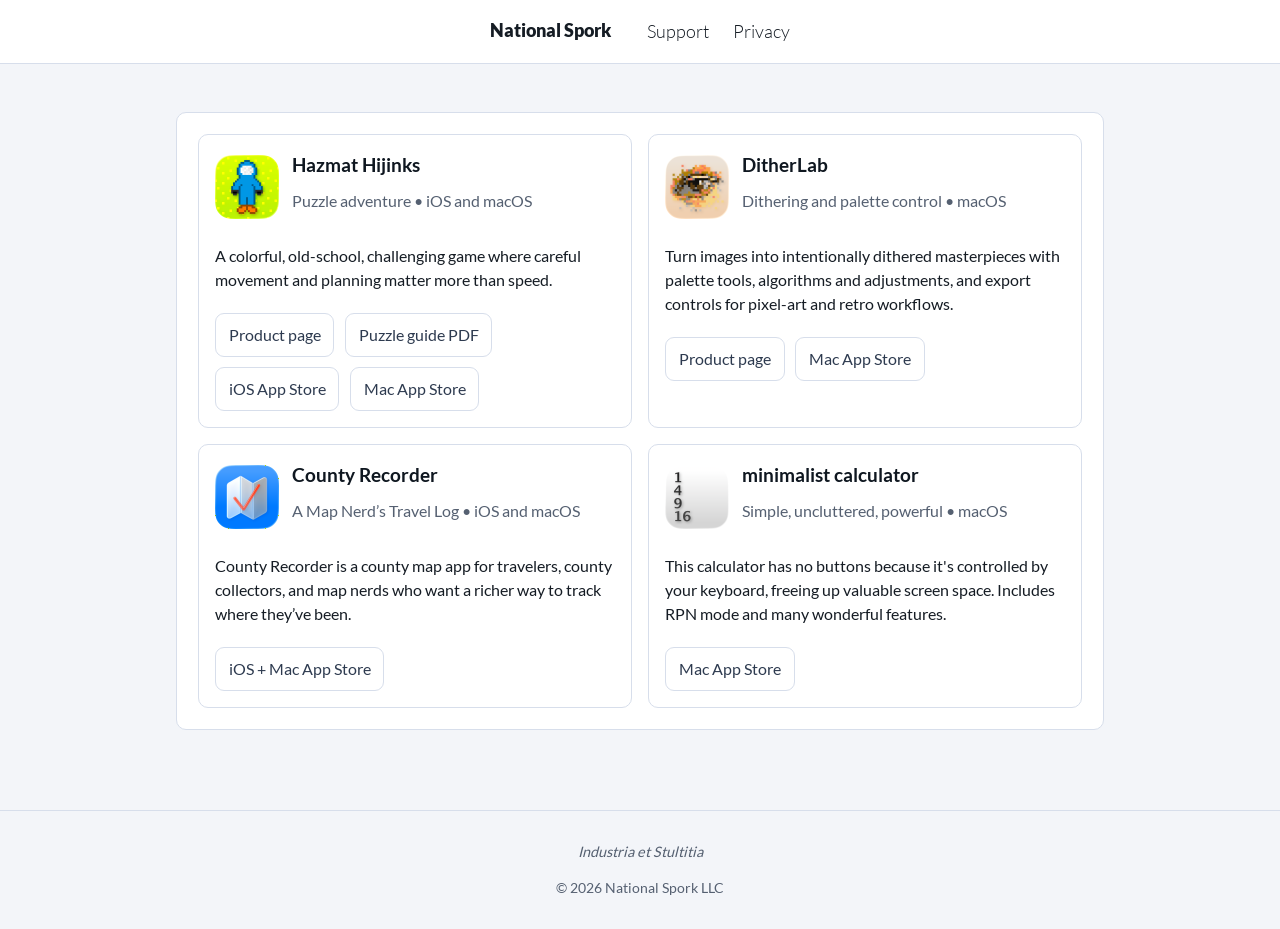
<file: index.html>
<!doctype html>
<html lang="en">
<head>
  <meta charset="utf-8" />
  <meta name="viewport" content="width=device-width, initial-scale=1" />
  <title>National Spork LLC</title>
  <link rel="stylesheet" href="style.css" />
</head>
<body>
  <header class="site-header">
    <nav class="site-nav" aria-label="Primary">
      <a class="brand" href="index.html">National Spork</a>
      <a href="support.html">Support</a>
      <a href="privacy-policy.html">Privacy</a>
    </nav>
  </header>

  <main>
    <section class="hero">
      <div class="app-grid">
        <article class="card">
          <div class="card-header">
            <img class="icon" src="assets/icons/hazmat-icon.png" alt="Hazmat Hijinks icon" />
            <div>
              <h3 class="app-title">Hazmat Hijinks</h3>
              <p class="product-meta">Puzzle adventure • iOS and macOS</p>
            </div>
          </div>
          <p>A colorful, old-school, challenging game where careful movement and planning matter more than speed.</p>
          <div class="button-row">
            <a class="button-link" href="hazmat-hijinks.html">Product page</a>
            <a class="button-link" href="hazmat.pdf">Puzzle guide PDF</a>
            <a class="button-link" href="https://apps.apple.com/us/app/hazmat-hijinks/id1344338536">iOS App Store</a>
            <a class="button-link" href="https://apps.apple.com/us/app/hazmat-hijinks/id1366508880">Mac App Store</a>
          </div>
        </article>

        <article class="card">
          <div class="card-header">
            <img class="icon" src="assets/icons/ditherlab-icon.png" alt="DitherLab icon" />
            <div>
              <h3 class="app-title">DitherLab</h3>
              <p class="product-meta">Dithering and palette control • macOS</p>
            </div>
          </div>
          <p>Turn images into intentionally dithered masterpieces with palette tools, algorithms and adjustments, and export controls for pixel-art and retro workflows.</p>
          <div class="button-row">
            <a class="button-link" href="ditherlab.html">Product page</a>
            <a class="button-link" href="https://apps.apple.com/us/app/ditherlab/id6759522718">Mac App Store</a>
          </div>
        </article>
		
        <article class="card">
          <div class="card-header">
            <img class="icon" src="assets/icons/county-recorder-icon.png" alt="County Recorder icon" />
            <div>
              <h3 class="app-title">County Recorder</h3>
              <p class="product-meta">A Map Nerd’s Travel Log • iOS and macOS</p>
            </div>
          </div>
          <p>County Recorder is a county map app for travelers, county collectors, and map nerds who want a richer way to track where they’ve been.</p>
          <div class="button-row">
            <a class="button-link" href="https://apps.apple.com/us/app/county-recorder/id6447477709">iOS + Mac App Store</a>
          </div>
        </article>
		
        <article class="card">
          <div class="card-header">
            <img class="icon" src="assets/icons/minimalist-calculator-icon.png" alt="County Recorder icon" />
            <div>
              <h3 class="app-title">minimalist calculator</h3>
              <p class="product-meta">Simple, uncluttered, powerful • macOS</p>
            </div>
          </div>
          <p>This calculator has no buttons because it's controlled by your keyboard, freeing up valuable screen space. Includes RPN mode and many wonderful features.</p>
          <div class="button-row">
            <a class="button-link" href="https://apps.apple.com/us/app/minimalist-calculator/id602491380">Mac App Store</a>
          </div>
        </article>
		
      </div>
    </section>


  </main>

  <footer class="footer">
    <p><em>Industria et Stultitia</em></p>
    <p>© 2026 National Spork LLC</p>
  </footer>
</body>
</html>
</file>
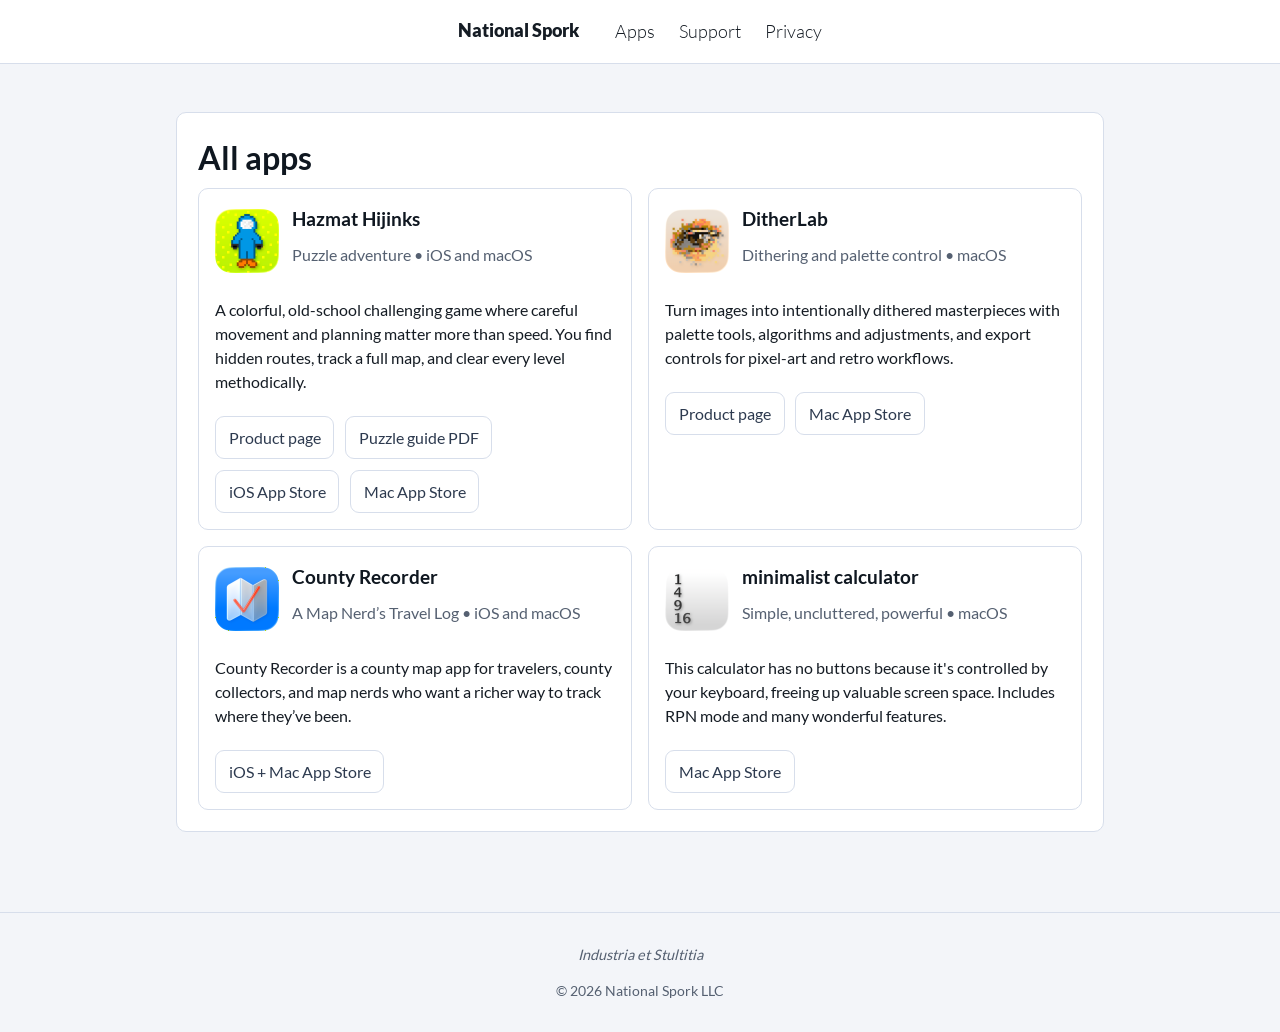
<file: apps.html>
<!doctype html>
<html lang="en">
<head>
  <meta charset="utf-8" />
  <meta name="viewport" content="width=device-width, initial-scale=1" />
  <title>National Spork LLC — Apps</title>
  <link rel="stylesheet" href="style.css" />
</head>
<body>
  <header class="site-header">
    <nav class="site-nav" aria-label="Primary">
      <a class="brand" href="index.html">National Spork</a>
      <a href="apps.html">Apps</a>
      <a href="support.html">Support</a>
      <a href="privacy-policy.html">Privacy</a>
    </nav>
  </header>

  <main>
    <section class="hero">
      <h1>All apps</h1>

      <div class="app-grid">
        <article class="card">
          <div class="card-header">
            <img class="icon" src="assets/icons/hazmat-icon.png" alt="Hazmat Hijinks icon" />
            <div>
              <h3 class="app-title">Hazmat Hijinks</h3>
              <p class="product-meta">Puzzle adventure • iOS and macOS</p>
            </div>
          </div>
          <p>A colorful, old-school challenging game where careful movement and planning matter more than speed. You find hidden routes, track a full map, and clear every level methodically.</p>
          <div class="button-row">
            <a class="button-link" href="hazmat-hijinks.html">Product page</a>
            <a class="button-link" href="hazmat.pdf">Puzzle guide PDF</a>
            <a class="button-link" href="https://apps.apple.com/us/app/hazmat-hijinks/id1344338536">iOS App Store</a>
            <a class="button-link" href="https://apps.apple.com/us/app/hazmat-hijinks/id1366508880">Mac App Store</a>
          </div>
        </article>

        <article class="card">
          <div class="card-header">
            <img class="icon" src="assets/icons/ditherlab-icon.png" alt="DitherLab icon" />
            <div>
              <h3 class="app-title">DitherLab</h3>
              <p class="product-meta">Dithering and palette control • macOS</p>
            </div>
          </div>
          <p>Turn images into intentionally dithered masterpieces with palette tools, algorithms and adjustments, and export controls for pixel-art and retro workflows.</p>
          <div class="button-row">
            <a class="button-link" href="ditherlab.html">Product page</a>
            <a class="button-link" href="https://apps.apple.com/us/app/ditherlab/id6759522718">Mac App Store</a>
          </div>
        </article>
		
        <article class="card">
          <div class="card-header">
            <img class="icon" src="assets/icons/county-recorder-icon.png" alt="County Recorder icon" />
            <div>
              <h3 class="app-title">County Recorder</h3>
              <p class="product-meta">A Map Nerd’s Travel Log • iOS and macOS</p>
            </div>
          </div>
          <p>County Recorder is a county map app for travelers, county collectors, and map nerds who want a richer way to track where they’ve been.</p>
          <div class="button-row">
            <a class="button-link" href="https://apps.apple.com/us/app/county-recorder/id6447477709">iOS + Mac App Store</a>
          </div>
        </article>
		
        <article class="card">
          <div class="card-header">
            <img class="icon" src="assets/icons/minimalist-calculator-icon.png" alt="County Recorder icon" />
            <div>
              <h3 class="app-title">minimalist calculator</h3>
              <p class="product-meta">Simple, uncluttered, powerful • macOS</p>
            </div>
          </div>
          <p>This calculator has no buttons because it's controlled by your keyboard, freeing up valuable screen space. Includes RPN mode and many wonderful features.</p>
          <div class="button-row">
            <a class="button-link" href="https://apps.apple.com/us/app/minimalist-calculator/id602491380">Mac App Store</a>
          </div>
        </article>
		
      </div>
    </section>


  </main>

  <footer class="footer">
    <p><em>Industria et Stultitia</em></p>
    <p>© 2026 National Spork LLC</p>
  </footer>
</body>
</html>
</file>
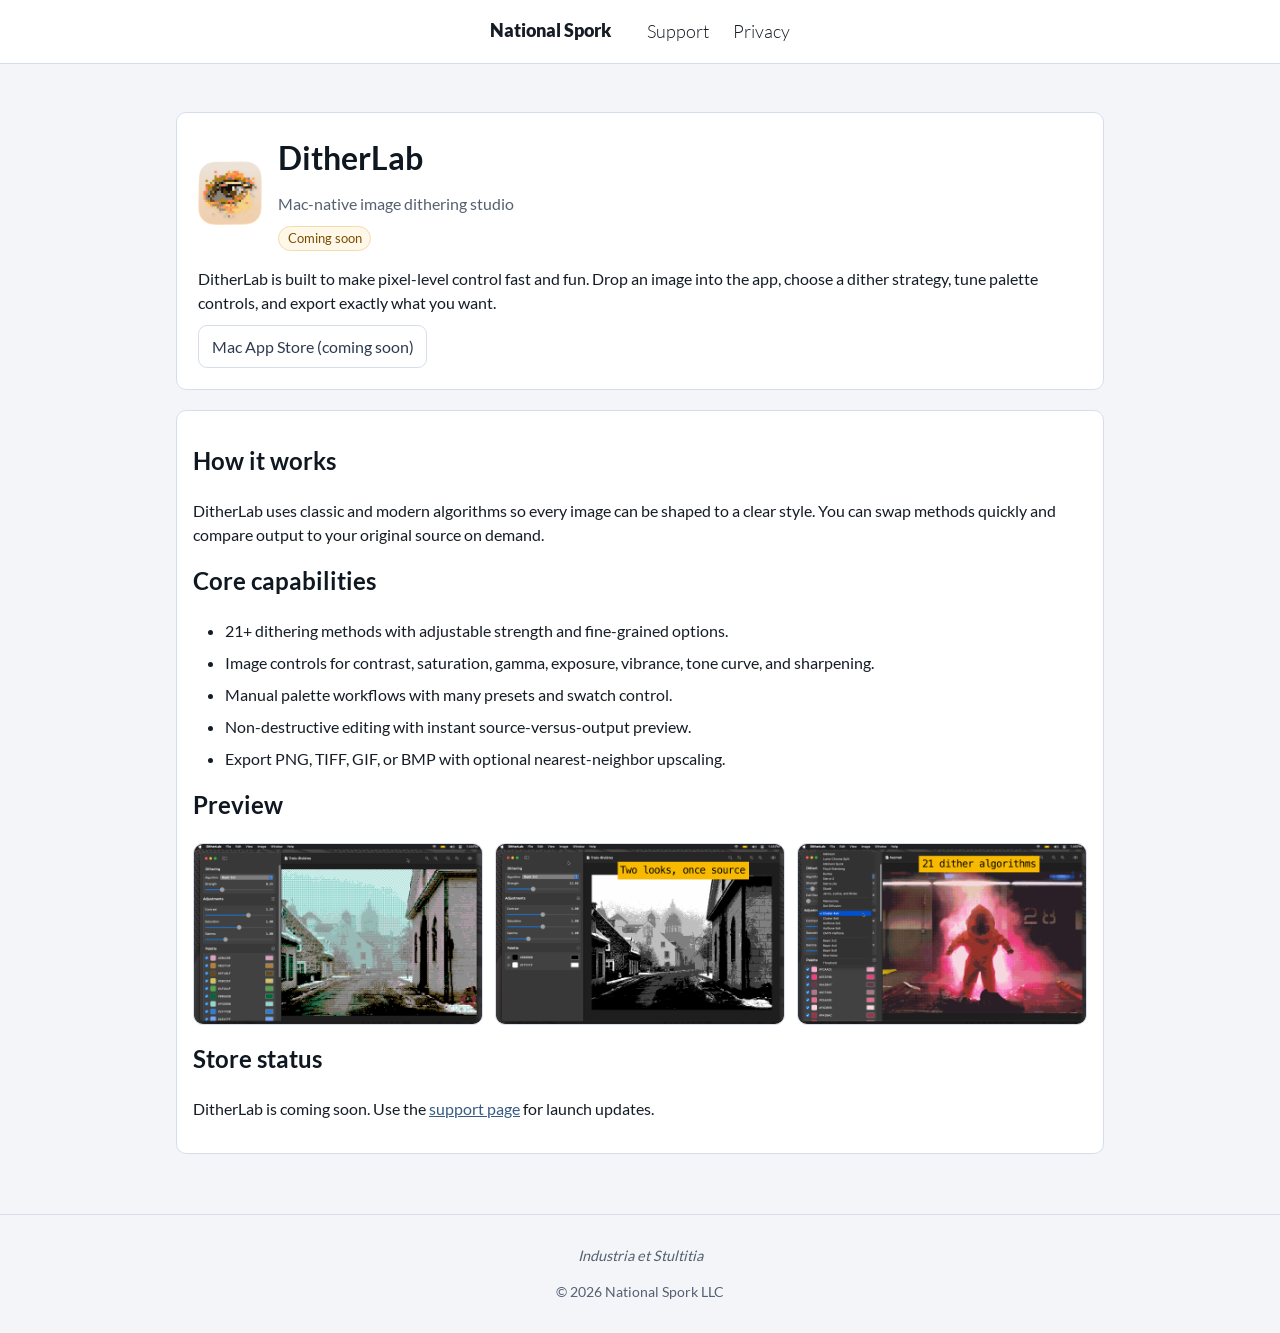
<file: ditherlab.html>
<!doctype html>
<html lang="en">
<head>
  <meta charset="utf-8" />
  <meta name="viewport" content="width=device-width, initial-scale=1" />
  <title>DitherLab — National Spork LLC</title>
  <link rel="stylesheet" href="style.css" />
</head>
<body>
  <header class="site-header">
    <nav class="site-nav" aria-label="Primary">
      <a class="brand" href="index.html">National Spork</a>
      <a href="support.html">Support</a>
      <a href="privacy-policy.html">Privacy</a>
    </nav>
  </header>

  <main>
    <section class="hero">
      <div class="product-hero">
        <img class="icon" src="assets/icons/ditherlab-icon.png" alt="DitherLab icon" />
        <div>
          <h1>DitherLab</h1>
          <p class="product-meta">Mac-native image dithering studio</p>
          <span class="status coming-soon">Coming soon</span>
        </div>
      </div>

      <p class="intro">DitherLab is built to make pixel-level control fast and fun. Drop an image into the app, choose a dither strategy, tune palette controls, and export exactly what you want.</p>

      <div class="button-row">
        <span class="button-chip disabled">Mac App Store (coming soon)</span>
        <a class="button-link store-badge-link store-badge-hidden" href="#" aria-disabled="true" tabindex="-1">
          <img class="store-badge" src="macBadge.svg" alt="DitherLab on Mac App Store" />
        </a>
      </div>
    </section>

    <section class="content">
      <h2>How it works</h2>
      <p>DitherLab uses classic and modern algorithms so every image can be shaped to a clear style. You can swap methods quickly and compare output to your original source on demand.</p>

      <h2>Core capabilities</h2>
      <ul class="feature-list">
        <li>21+ dithering methods with adjustable strength and fine-grained options.</li>
        <li>Image controls for contrast, saturation, gamma, exposure, vibrance, tone curve, and sharpening.</li>
        <li>Manual palette workflows with many presets and swatch control.</li>
        <li>Non-destructive editing with instant source-versus-output preview.</li>
        <li>Export PNG, TIFF, GIF, or BMP with optional nearest-neighbor upscaling.</li>
      </ul>

      <h2>Preview</h2>
      <div class="screenshots">
        <img src="assets/screenshots/ditherlab/01.png" alt="DitherLab screenshot" />
        <img src="assets/screenshots/ditherlab/02.png" alt="DitherLab screenshot" />
        <img src="assets/screenshots/ditherlab/03.png" alt="DitherLab screenshot" />
      </div>

      <h2>Store status</h2>
      <p>DitherLab is coming soon. Use the <a href="support.html">support page</a> for launch updates.</p>
    </section>
  </main>

  <footer class="footer">
    <p><em>Industria et Stultitia</em></p>
    <p>© 2026 National Spork LLC</p>
  </footer>
</body>
</html>
</file>
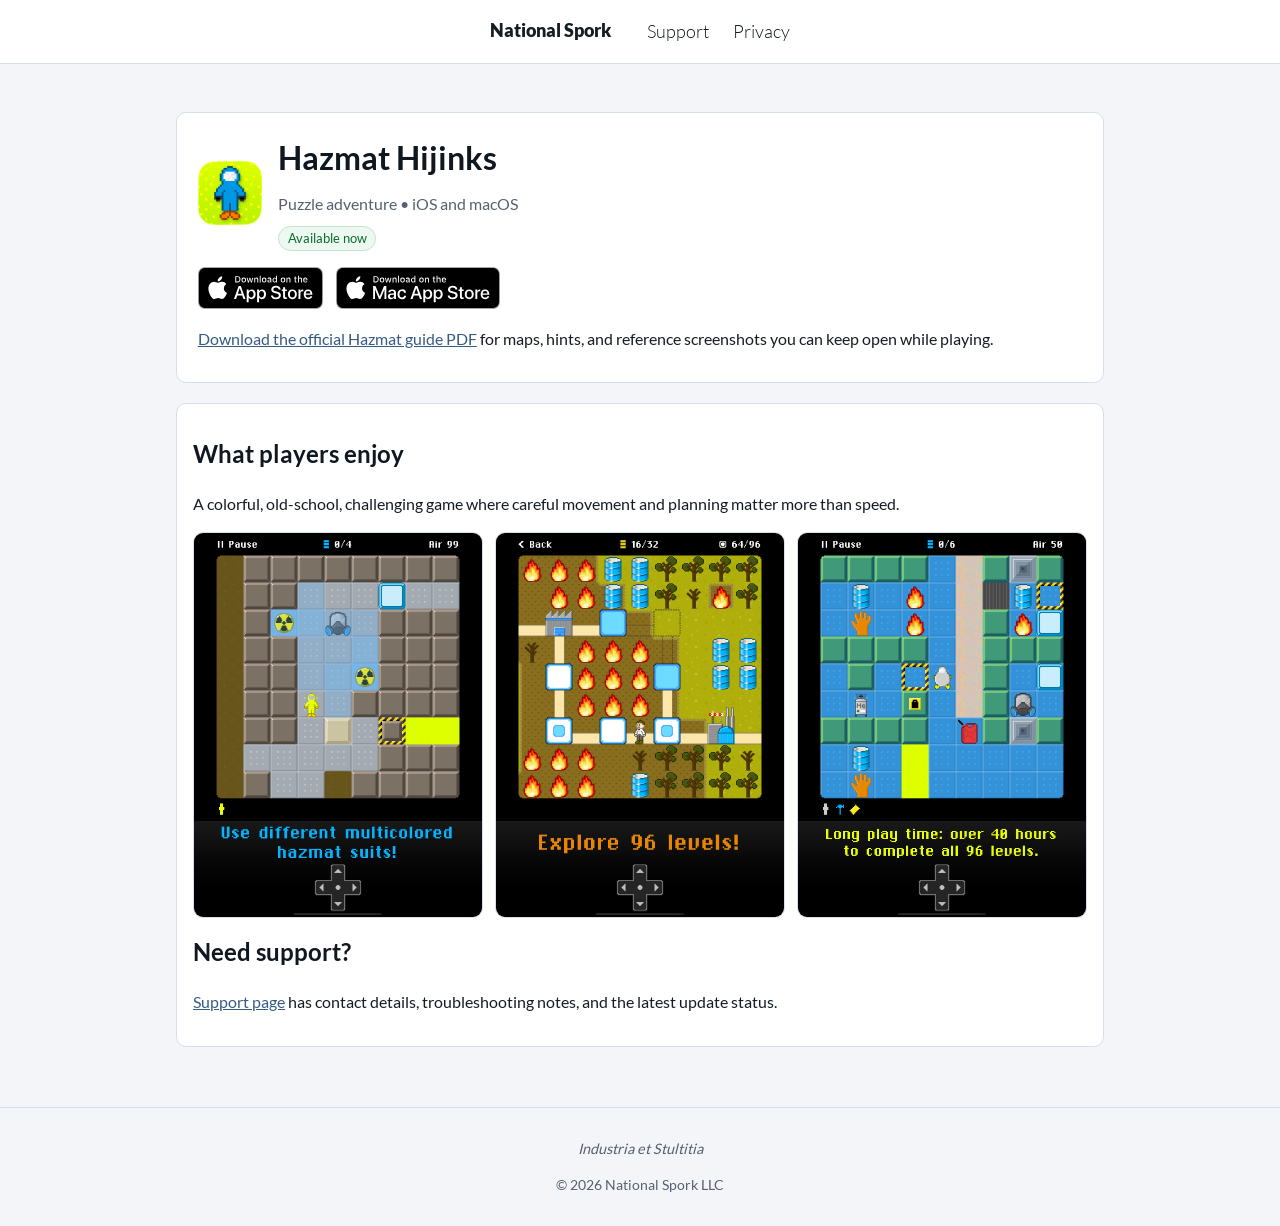
<file: hazmat-hijinks.html>
<!doctype html>
<html lang="en">
<head>
  <meta charset="utf-8" />
  <meta name="viewport" content="width=device-width, initial-scale=1" />
  <title>Hazmat Hijinks — National Spork LLC</title>
  <link rel="stylesheet" href="style.css" />
</head>
<body>
  <header class="site-header">
    <nav class="site-nav" aria-label="Primary">
      <a class="brand" href="index.html">National Spork</a>
      <a href="support.html">Support</a>
      <a href="privacy-policy.html">Privacy</a>
    </nav>
  </header>

  <main>
    <section class="hero">
      <div class="product-hero">
        <img class="icon" src="assets/icons/hazmat-icon.png" alt="Hazmat Hijinks icon" />
        <div>
          <h1>Hazmat Hijinks</h1>
          <p class="product-meta">Puzzle adventure • iOS and macOS</p>
          <span class="status available">Available now</span>
        </div>
      </div>

      <div class="store-badges">
        <a class="button-link store-badge-link" href="https://apps.apple.com/us/app/hazmat-hijinks/id1344338536" aria-label="Hazmat Hijinks on iOS">
          <img class="store-badge" src="iOSBadge.svg" alt="Download on App Store" />
        </a>
        <a class="button-link store-badge-link" href="https://apps.apple.com/us/app/hazmat-hijinks/id1366508880" aria-label="Hazmat Hijinks on Mac">
          <img class="store-badge" src="macBadge.svg" alt="Download on Mac App Store" />
        </a>
      </div>

      <p><a href="hazmat.pdf">Download the official Hazmat guide PDF</a> for maps, hints, and reference screenshots you can keep open while playing.</p>
    </section>

    <section class="content">
      <h2>What players enjoy</h2>
      <p>A colorful, old-school, challenging game where careful movement and planning matter more than speed.</p>

      <div class="screenshots">
        <img src="assets/screenshots/hazmat/12.9_3rd_en_01.png" alt="Hazmat Hijinks screenshot" />
        <img src="assets/screenshots/hazmat/12.9_3rd_en_02.png" alt="Hazmat Hijinks screenshot" />
        <img src="assets/screenshots/hazmat/12.9_3rd_en_03.png" alt="Hazmat Hijinks screenshot" />
      </div>

      <h2>Need support?</h2>
      <p><a href="support.html">Support page</a> has contact details, troubleshooting notes, and the latest update status.</p>
    </section>
  </main>

  <footer class="footer">
    <p><em>Industria et Stultitia</em></p>
    <p>© 2026 National Spork LLC</p>
  </footer>
</body>
</html>
</file>
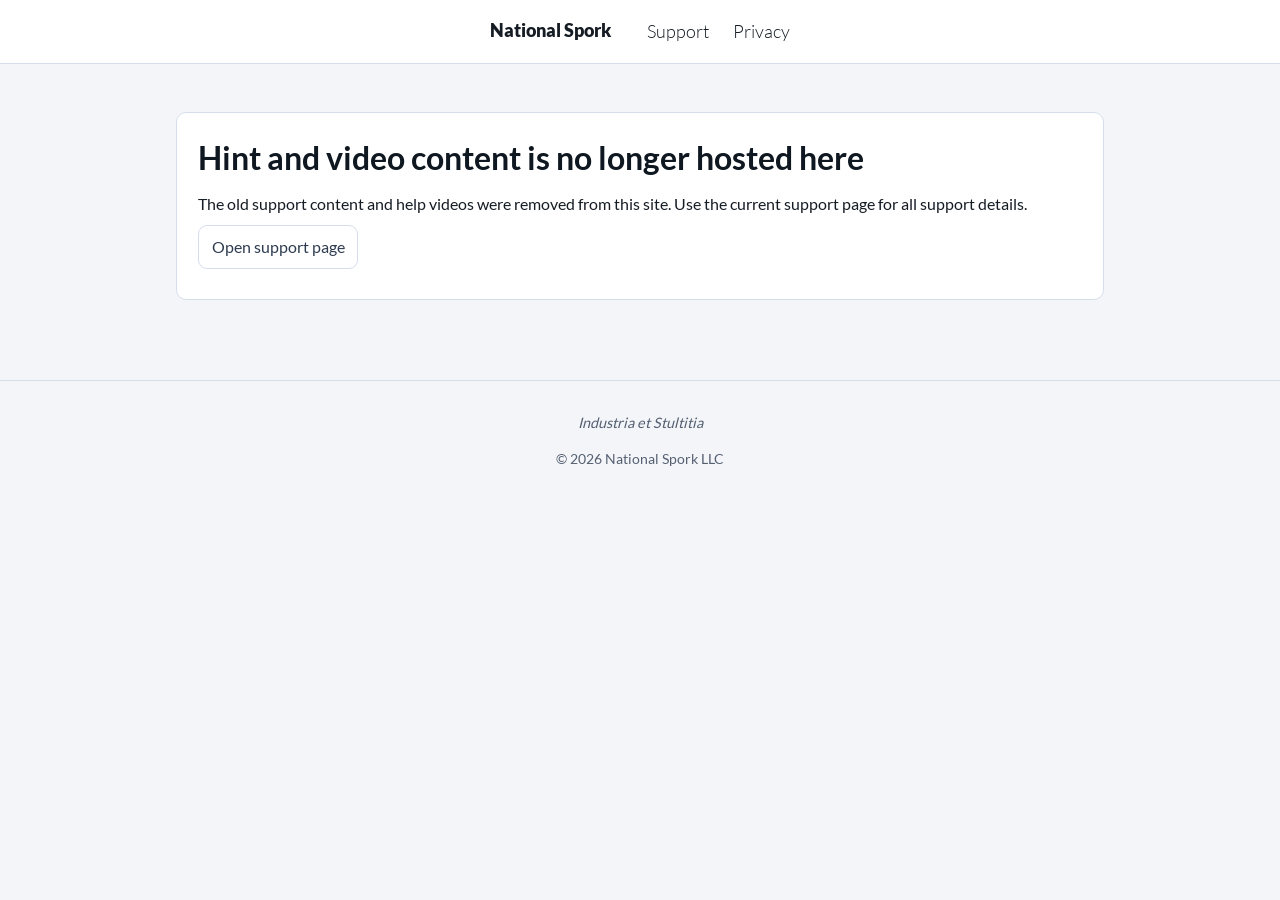
<file: help.html>
<!doctype html>
<html lang="en">
<head>
  <meta charset="utf-8" />
  <meta name="viewport" content="width=device-width, initial-scale=1" />
  <title>National Spork LLC — Help</title>
  <link rel="stylesheet" href="style.css" />
</head>
<body>
  <header class="site-header">
    <nav class="site-nav" aria-label="Primary">
      <a class="brand" href="index.html">National Spork</a>
      <a href="support.html">Support</a>
      <a href="privacy-policy.html">Privacy</a>
    </nav>
  </header>

  <main>
    <section class="hero">
      <h1>Hint and video content is no longer hosted here</h1>
      <p>The old support content and help videos were removed from this site. Use the current support page for all support details.</p>
      <p><a class="button-link" href="support.html">Open support page</a></p>
    </section>
  </main>

  <footer class="footer">
    <p><em>Industria et Stultitia</em></p>
    <p>© 2026 National Spork LLC</p>
  </footer>
</body>
</html>
</file>
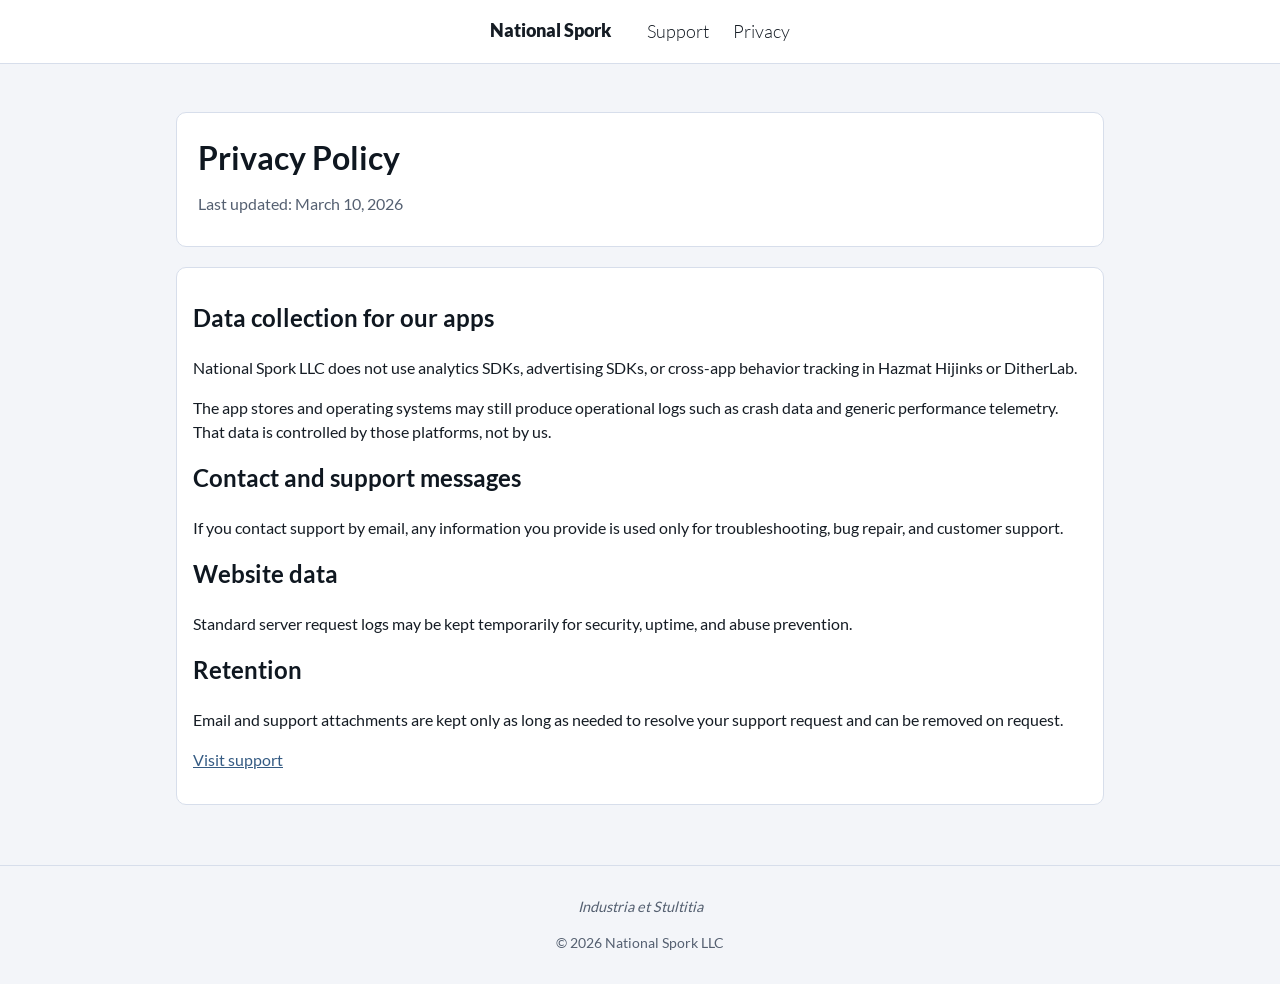
<file: privacy-policy.html>
<!doctype html>
<html lang="en">
<head>
  <meta charset="utf-8" />
  <meta name="viewport" content="width=device-width, initial-scale=1" />
  <title>National Spork LLC — Privacy Policy</title>
  <link rel="stylesheet" href="style.css" />
</head>
<body>
  <header class="site-header">
    <nav class="site-nav" aria-label="Primary">
      <a class="brand" href="index.html">National Spork</a>
      <a href="support.html">Support</a>
      <a href="privacy-policy.html">Privacy</a>
    </nav>
  </header>

  <main>
    <section class="hero">
      <h1>Privacy Policy</h1>
      <p class="product-meta">Last updated: March 10, 2026</p>
    </section>

    <section class="content">
      <h2>Data collection for our apps</h2>
      <p>National Spork LLC does not use analytics SDKs, advertising SDKs, or cross-app behavior tracking in Hazmat Hijinks or DitherLab.</p>
      <p>The app stores and operating systems may still produce operational logs such as crash data and generic performance telemetry. That data is controlled by those platforms, not by us.</p>

      <h2>Contact and support messages</h2>
      <p>If you contact support by email, any information you provide is used only for troubleshooting, bug repair, and customer support.</p>

      <h2>Website data</h2>
      <p>Standard server request logs may be kept temporarily for security, uptime, and abuse prevention.</p>

      <h2>Retention</h2>
      <p>Email and support attachments are kept only as long as needed to resolve your support request and can be removed on request.</p>

      <p style="margin-top: 1rem;"><a href="support.html">Visit support</a></p>
    </section>
  </main>

  <footer class="footer">
    <p><em>Industria et Stultitia</em></p>
    <p>© 2026 National Spork LLC</p>
  </footer>
</body>
</html>
</file>
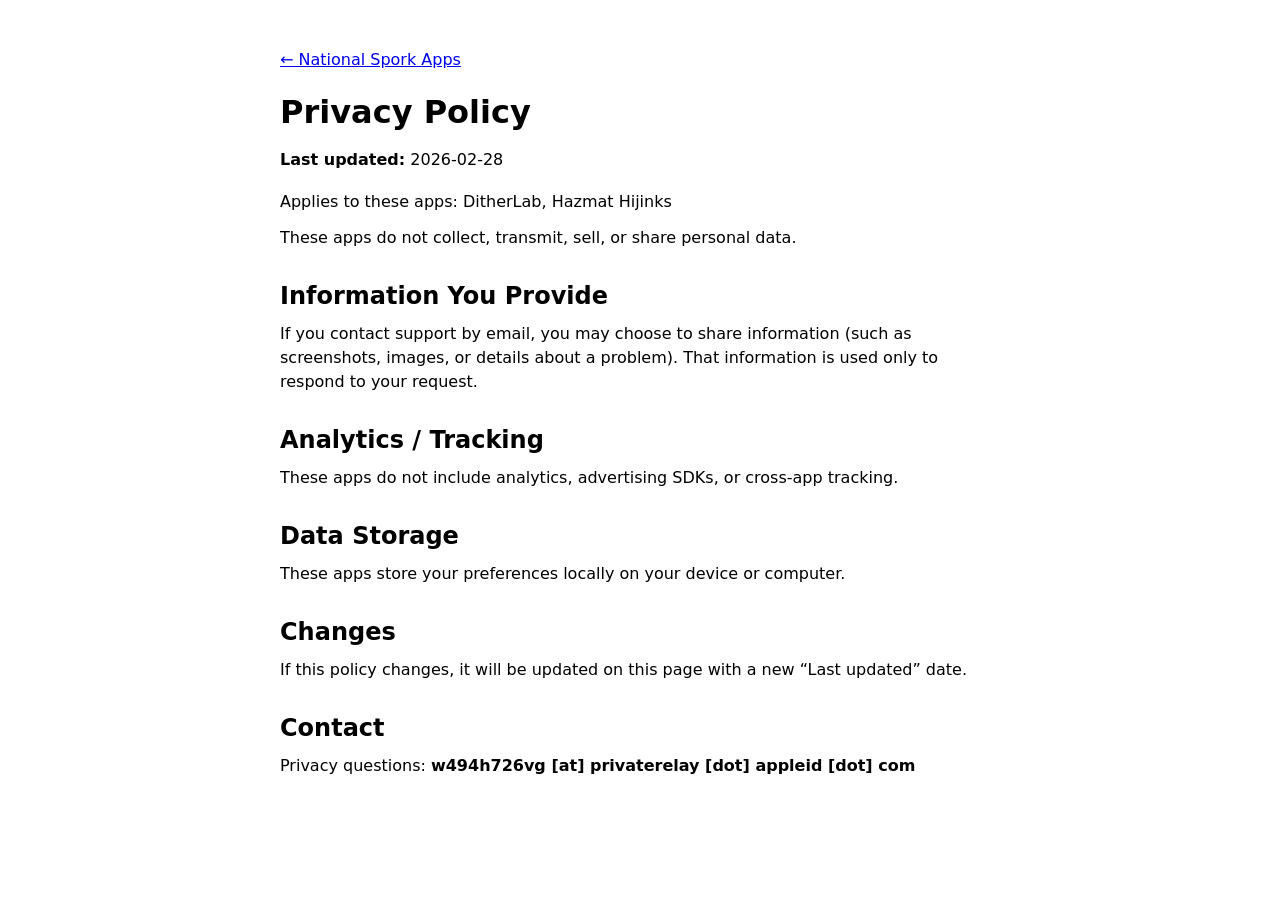
<file: privacy.html>
<!doctype html>
<html lang="en">
<head>
  <meta charset="utf-8" />
  <meta name="viewport" content="width=device-width, initial-scale=1" />
  <title>National Spork — Privacy Policy</title>
</head>
<body>
  <main style="max-width: 720px; margin: 48px auto; font-family: -apple-system, system-ui, Segoe UI, Roboto, Helvetica, Arial, sans-serif; line-height: 1.5; padding: 0 16px;">
    <p><a href="./index.html">← National Spork Apps</a></p>

    <h1 style="margin: 0 0 12px;">Privacy Policy</h1>
    <p style="margin: 0 0 18px;"><strong>Last updated:</strong> 2026-02-28</p>

    <p style="margin: 0 0 12px;">
      Applies to these apps: DitherLab, Hazmat Hijinks
    </p>
    
    <p style="margin: 0 0 12px;">
      These apps do not collect, transmit, sell, or share personal data.
    </p>

    <h2 style="margin: 28px 0 8px;">Information You Provide</h2>
    <p style="margin: 0 0 12px;">
      If you contact support by email, you may choose to share information (such as screenshots, images, or details about a problem).
      That information is used only to respond to your request.
    </p>

    <h2 style="margin: 28px 0 8px;">Analytics / Tracking</h2>
    <p style="margin: 0 0 12px;">
      These apps do not include analytics, advertising SDKs, or cross-app tracking.
    </p>

    <h2 style="margin: 28px 0 8px;">Data Storage</h2>
    <p style="margin: 0 0 12px;">
      These apps store your preferences locally on your device or computer.
    </p>

    <h2 style="margin: 28px 0 8px;">Changes</h2>
    <p style="margin: 0 0 12px;">
      If this policy changes, it will be updated on this page with a new “Last updated” date.
    </p>

    <h2 style="margin: 28px 0 8px;">Contact</h2>
    <p style="margin: 0 0 12px;">
      Privacy questions: <strong>w494h726vg [at] privaterelay [dot] appleid [dot] com</strong>
    </p>
  </main>
</body>
</html>
</file>
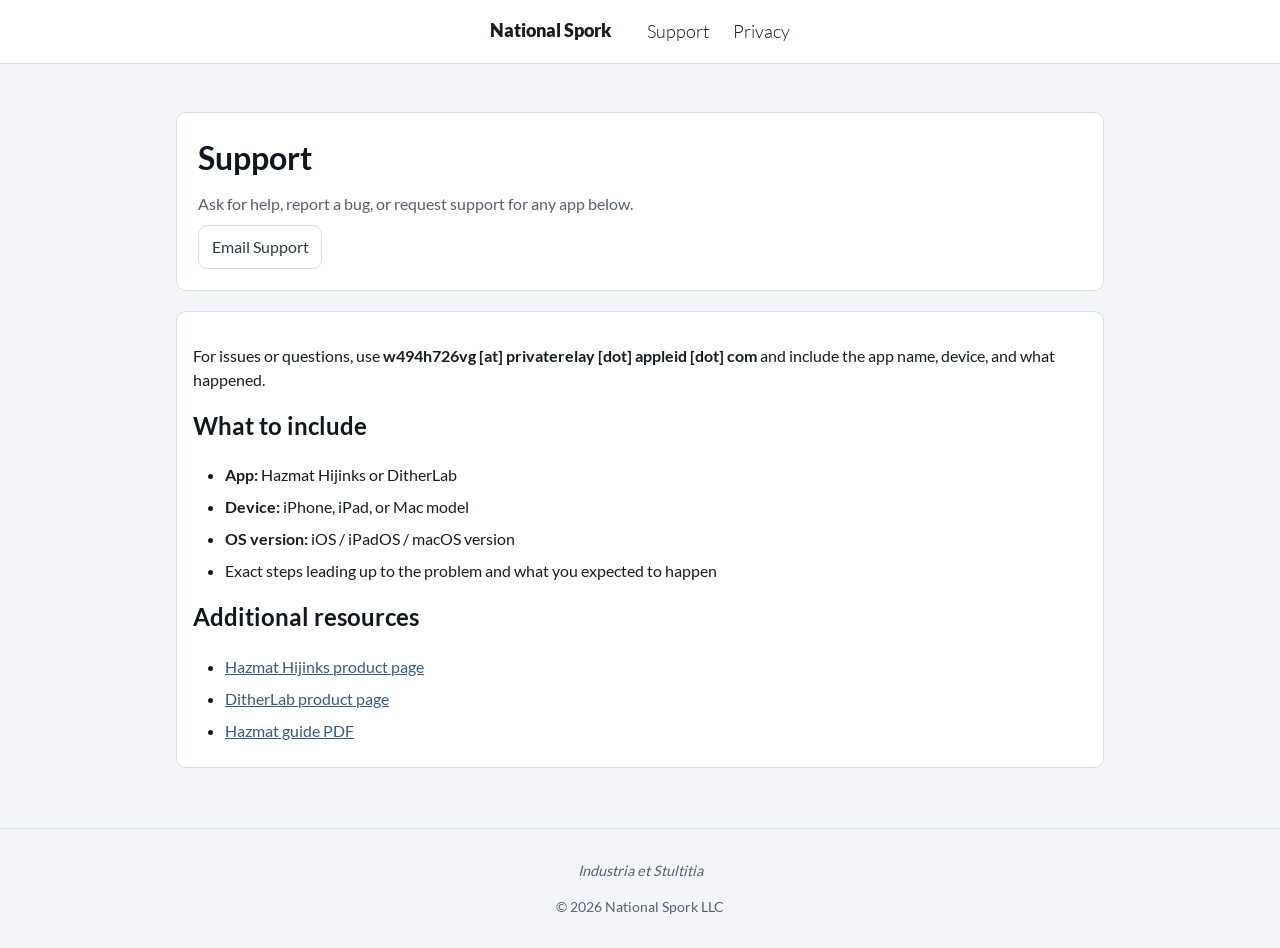
<file: support.html>
<!doctype html>
<html lang="en">
<head>
  <meta charset="utf-8" />
  <meta name="viewport" content="width=device-width, initial-scale=1" />
  <title>National Spork LLC — Support</title>
  <link rel="stylesheet" href="style.css" />
</head>
<body>
  <header class="site-header">
    <nav class="site-nav" aria-label="Primary">
      <a class="brand" href="index.html">National Spork</a>
      <a href="support.html">Support</a>
      <a href="privacy-policy.html">Privacy</a>
    </nav>
  </header>

  <main>
    <section class="hero">
      <h1>Support</h1>
      <p class="product-meta">Ask for help, report a bug, or request support for any app below.</p>
      <div class="button-row">
        <a class="button-link" href="mailto:w494h726vg@privaterelay.appleid.com">Email Support</a>
      </div>
    </section>

    <section class="content">
      <p>For issues or questions, use <strong>w494h726vg [at] privaterelay [dot] appleid [dot] com</strong> and include the app name, device, and what happened.</p>

      <h2>What to include</h2>
      <ul class="support-list">
        <li><strong>App:</strong> Hazmat Hijinks or DitherLab</li>
        <li><strong>Device:</strong> iPhone, iPad, or Mac model</li>
        <li><strong>OS version:</strong> iOS / iPadOS / macOS version</li>
        <li>Exact steps leading up to the problem and what you expected to happen</li>
      </ul>

      <h2>Additional resources</h2>
      <ul class="support-list">
        <li><a href="hazmat-hijinks.html">Hazmat Hijinks product page</a></li>
        <li><a href="ditherlab.html">DitherLab product page</a></li>
        <li><a href="hazmat.pdf">Hazmat guide PDF</a></li>
      </ul>
    </section>
  </main>

  <footer class="footer">
    <p><em>Industria et Stultitia</em></p>
    <p>© 2026 National Spork LLC</p>
  </footer>
</body>
</html>
</file>
<file: style.css>
:root {
  --page-bg: #f3f5f9;
  --surface: #ffffff;
  --surface-alt: #edf1f7;
  --text: #151c24;
  --heading: #0f1720;
  --muted: #556071;
  --border: #d7deeb;
  --link: #355b83;
  --link-hover: #24466b;
  --button-text: #2d3a4f;
  --button-text-hover: #132033;
}

@font-face {
  font-family: "LatoLocal";
  src: url("assets/fonts/Lato-Thin.woff2") format("woff2");
  font-weight: 100;
  font-style: normal;
  font-display: swap;
}

@font-face {
  font-family: "LatoLocal";
  src: url("assets/fonts/Lato-Light.woff2") format("woff2");
  font-weight: 300;
  font-style: normal;
  font-display: swap;
}

@font-face {
  font-family: "LatoLocal";
  src: url("assets/fonts/Lato-Regular.woff2") format("woff2");
  font-weight: 400;
  font-style: normal;
  font-display: swap;
}

@font-face {
  font-family: "LatoLocal";
  src: url("assets/fonts/Lato-Bold.woff2") format("woff2");
  font-weight: 700;
  font-style: normal;
  font-display: swap;
}

@font-face {
  font-family: "LatoLocal";
  src: url("assets/fonts/Lato-Black.woff2") format("woff2");
  font-weight: 900;
  font-style: normal;
  font-display: swap;
}

* {
  box-sizing: border-box;
}

html,
body {
  margin: 0;
  padding: 0;
}

body {
  background: var(--page-bg);
  color: var(--text);
  font-family: "LatoLocal", "Lato", "Avenir Next", "Segoe UI", "Arial", sans-serif;
  line-height: 1.5;
}

h1, h2, h3,
h4 {
  color: var(--heading);
  font-weight: 700;
}

a {
  color: var(--link);
}

a:hover {
  color: var(--link-hover);
}

main {
  max-width: 960px;
  margin: 0 auto;
  padding: 1.5rem 1rem 2rem;
}

.site-header {
  border-bottom: 1px solid var(--border);
  background: var(--surface);
}

.site-nav {
  max-width: 960px;
  margin: 0 auto;
  padding: 0.95rem 1rem;
  display: flex;
  align-items: center;
  justify-content: center;
  gap: 1.5rem;
  flex-wrap: wrap;
}

.site-nav a {
  color: var(--text);
  text-decoration: none;
  font-size: 1.1rem;
  font-weight: 300;
  padding: 0.2rem 0;
}

.site-nav a:hover {
  text-decoration: underline;
}

.site-nav .brand {
  margin-right: 0.8rem;
  font-weight: 800;
}

.hero {
  margin: 1.5rem 0 1.25rem;
  padding: 1.3rem;
  background: var(--surface);
  border: 1px solid var(--border);
  border-radius: 10px;
}

.hero h1,
.hero h2 {
  margin-top: 0;
}

.hero h1 {
  font-size: 2rem;
  margin-bottom: 0.4rem;
}

.hero h2 {
  font-size: 1.65rem;
  margin-bottom: 0.4rem;
}

.section-title {
  margin: 2rem 0 0.75rem;
  font-size: 1.45rem;
}

.hero p {
  margin: 0.6rem 0;
}

.intro {
  margin-top: 0.6rem;
}

.app-grid {
  display: grid;
  grid-template-columns: repeat(auto-fit, minmax(300px, 1fr));
  gap: 1rem;
}

.card {
  background: var(--surface);
  border: 1px solid var(--border);
  border-radius: 10px;
  padding: 1rem;
  display: flex;
  flex-direction: column;
  gap: 0.75rem;
}

.card-header {
  display: flex;
  align-items: center;
  gap: 0.8rem;
}

.icon {
  width: 64px;
  height: 64px;
  border-radius: 14px;
  object-fit: cover;
}

.card h3,
.app-title {
  margin: 0;
}

.status {
  display: inline-block;
  font-size: 0.8rem;
  padding: 0.12rem 0.55rem;
  border: 1px solid var(--border);
  background: var(--surface-alt);
  border-radius: 999px;
  color: var(--muted);
}

.status.available {
  color: #0d6b2f;
  border-color: #c2e5d0;
  background: #edf9f0;
}

.status.coming-soon {
  color: #7a4c00;
  border-color: #f1dcaf;
  background: #fff8e8;
}

.button-row {
  display: flex;
  flex-wrap: wrap;
  gap: 0.65rem;
}

.button-link,
.button-chip {
  display: inline-block;
  border: 1px solid var(--border);
  border-radius: 9px;
  padding: 0.55rem 0.8rem;
  text-decoration: none;
  background: #ffffff;
  color: var(--button-text);
}

.button-link:hover {
  color: var(--button-text-hover);
}

.button-link.store-badge-link,
.button-link.store-badge-link:hover {
  padding: 0;
  border: 0;
  background: transparent;
}

.button-link.disabled-link {
  pointer-events: none;
  opacity: 0.75;
  cursor: not-allowed;
}

.store-badge-hidden {
  display: none;
}

.store-badge {
  height: 42px;
  width: auto;
}

.product-hero {
  display: grid;
  grid-template-columns: auto 1fr;
  gap: 1rem;
  align-items: center;
  margin-bottom: 1rem;
}

.product-meta {
  color: var(--muted);
  margin-top: .35rem;
}

.content {
  background: var(--surface);
  border: 1px solid var(--border);
  border-radius: 10px;
  padding: 1rem;
}

.content h2,
.content h3 {
  margin-top: 1rem;
}

.support-list,
.feature-list {
  margin: 0 0 0 1rem;
  padding: 0 0 0 1rem;
}

.support-list li,
.feature-list li {
  margin-bottom: 0.5rem;
}

.screenshots {
  display: grid;
  grid-template-columns: repeat(auto-fit, minmax(220px, 1fr));
  gap: 0.75rem;
}

.screenshots img {
  width: 100%;
  border-radius: 10px;
  border: 1px solid var(--border);
}

.store-badges {
  display: flex;
  flex-wrap: wrap;
  gap: 0.8rem;
  margin: 0.75rem 0;
}

.footer {
  text-align: center;
  margin-top: 1.75rem;
  border-top: 1px solid var(--border);
  color: var(--muted);
  padding: 1rem;
  font-size: 0.9rem;
}

@media (max-width: 680px) {
  .hero h1,
  .hero h2 {
    font-size: 1.55rem;
  }

  .product-hero {
    grid-template-columns: 1fr;
  }

  .site-nav {
    gap: 1rem;
  }

  .site-nav a {
    font-size: 1rem;
  }
}

@media (prefers-color-scheme: dark) {
  :root {
    --page-bg: #0d0f12;
    --surface: #171a1f;
    --surface-alt: #21252a;
    --text: #e2e4e8;
    --heading: #f6f7f9;
    --muted: #99a0a8;
    --border: #2f333a;
    --link: #b8bcc2;
    --link-hover: #e4e6ea;
    --button-text: #2c3540;
    --button-text-hover: #1a232d;
  }
}

.sr-only {
  border: 0;
  clip: rect(0 0 0 0);
  height: 1px;
  width: 1px;
  margin: -1px;
  overflow: hidden;
  padding: 0;
  position: absolute;
}
</file>
